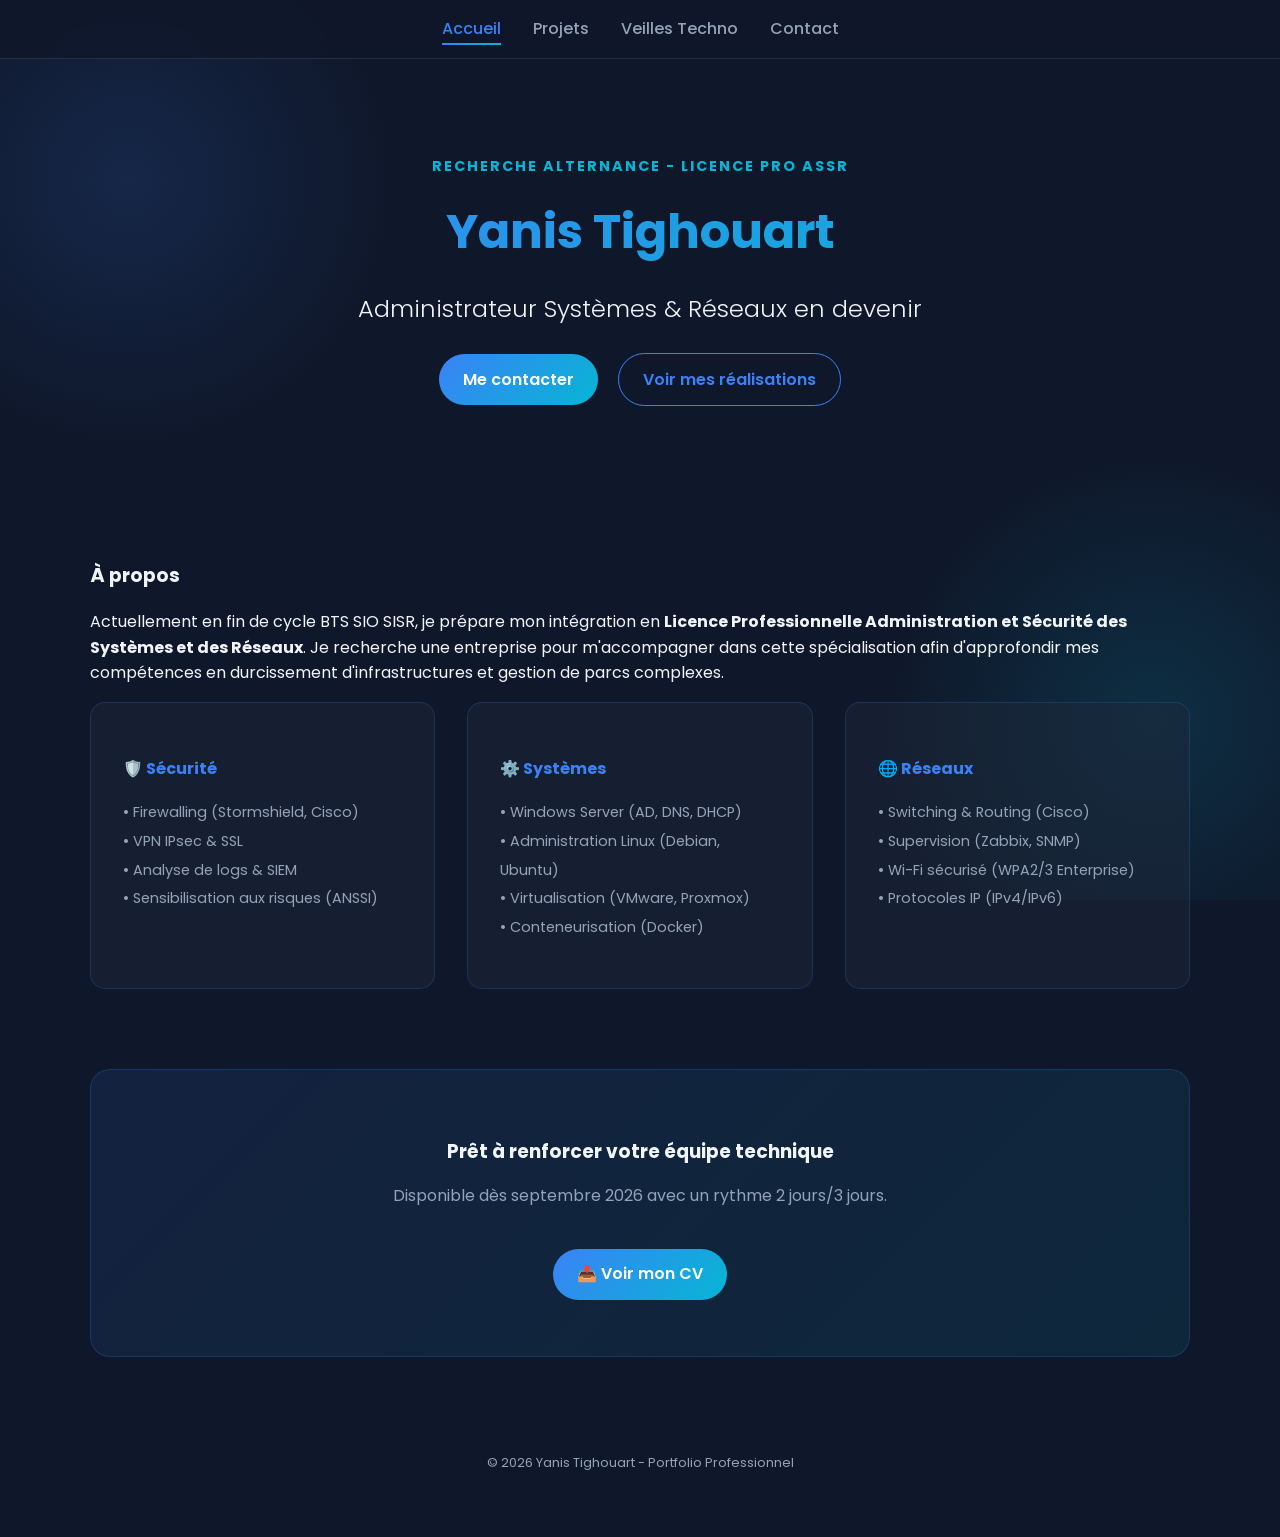
<file: index.html>
<!DOCTYPE html>
<html lang="fr">
<head>
    <meta charset="UTF-8">
    <meta name="viewport" content="width=device-width, initial-scale=1.0">
    <title>Yanis Tighouart - Alternance Administration & Sécurité</title>
    <link rel="stylesheet" href="style.css">
</head>
<body>

    <nav>
        <ul>
            <li><a href="index.html" class="active">Accueil</a></li>
            <li><a href="projets.html">Projets</a></li>
            <li><a href="veille.html">Veilles Techno</a></li>
            <li><a href="contact.html">Contact</a></li>
        </ul>
    </nav>

    <header class="hero-minimal">
        <div class="container">
            <span class="tagline" style="color: var(--accent); font-weight: bold;">RECHERCHE ALTERNANCE - LICENCE PRO ASSR</span>
            <h1>Yanis Tighouart</h1>
            <div class="separator"></div>
            <h2>Administrateur Systèmes & Réseaux en devenir</h2>
            
            <div class="hero-btns">
                <a href="contact.html" class="btn-main">Me contacter</a>
                <a href="projets.html" class="btn-sub">Voir mes réalisations</a>
            </div>
        </div>
    </header>

    <div class="container">
        
        <section class="about-section">
            <h3 class="section-title">À propos</h3>
            <p>
                Actuellement en fin de cycle BTS SIO SISR, je prépare mon intégration en <strong>Licence Professionnelle Administration et Sécurité des Systèmes et des Réseaux</strong>. 
                Je recherche une entreprise pour m'accompagner dans cette spécialisation afin d'approfondir mes compétences en durcissement d'infrastructures et gestion de parcs complexes.
            </p>
        </section>

        <section class="skills-grid" style="display: grid; grid-template-columns: repeat(auto-fit, minmax(250px, 1fr)); gap: 2rem; margin-bottom: 5rem;">
            <div class="skill-card" style="background: rgba(30, 41, 59, 0.5); padding: 2rem; border-radius: 15px; border: 1px solid rgba(59, 130, 246, 0.2);">
                <h4 style="color: var(--primary); margin-bottom: 1rem;">🛡️ Sécurité</h4>
                <ul style="list-style: none; padding: 0; color: var(--text-dim); font-size: 0.9rem; line-height: 2;">
                    <li>• Firewalling (Stormshield, Cisco)</li>
                    <li>• VPN IPsec & SSL</li>
                    <li>• Analyse de logs & SIEM</li>
                    <li>• Sensibilisation aux risques (ANSSI)</li>
                </ul>
            </div>

            <div class="skill-card" style="background: rgba(30, 41, 59, 0.5); padding: 2rem; border-radius: 15px; border: 1px solid rgba(59, 130, 246, 0.2);">
                <h4 style="color: var(--primary); margin-bottom: 1rem;">⚙️ Systèmes</h4>
                <ul style="list-style: none; padding: 0; color: var(--text-dim); font-size: 0.9rem; line-height: 2;">
                    <li>• Windows Server (AD, DNS, DHCP)</li>
                    <li>• Administration Linux (Debian, Ubuntu)</li>
                    <li>• Virtualisation (VMware, Proxmox)</li>
                    <li>• Conteneurisation (Docker)</li>
                </ul>
            </div>

            <div class="skill-card" style="background: rgba(30, 41, 59, 0.5); padding: 2rem; border-radius: 15px; border: 1px solid rgba(59, 130, 246, 0.2);">
                <h4 style="color: var(--primary); margin-bottom: 1rem;">🌐 Réseaux</h4>
                <ul style="list-style: none; padding: 0; color: var(--text-dim); font-size: 0.9rem; line-height: 2;">
                    <li>• Switching & Routing (Cisco)</li>
                    <li>• Supervision (Zabbix, SNMP)</li>
                    <li>• Wi-Fi sécurisé (WPA2/3 Enterprise)</li>
                    <li>• Protocoles IP (IPv4/IPv6)</li>
                </ul>
            </div>
        </section>

        <div style="text-align: center; background: linear-gradient(135deg, rgba(59, 130, 246, 0.1), rgba(6, 182, 212, 0.1)); padding: 3rem; border-radius: 20px; border: 1px solid rgba(59, 130, 246, 0.2);">
            <h3 style="margin-bottom: 1rem;">Prêt à renforcer votre équipe technique</h3>
            <p style="color: var(--text-dim); margin-bottom: 2rem;">Disponible dès septembre 2026 avec un rythme 2 jours/3 jours.</p>
            <a href="cv.pdf" target="_blank" class="btn-main">📥 Voir mon CV</a>
        </div>
    </div>

    <footer style="text-align: center; padding: 4rem 0; color: var(--text-dim); font-size: 0.8rem;">
        &copy; 2026 Yanis Tighouart - Portfolio Professionnel
    </footer>

</body>
</html>
</file>
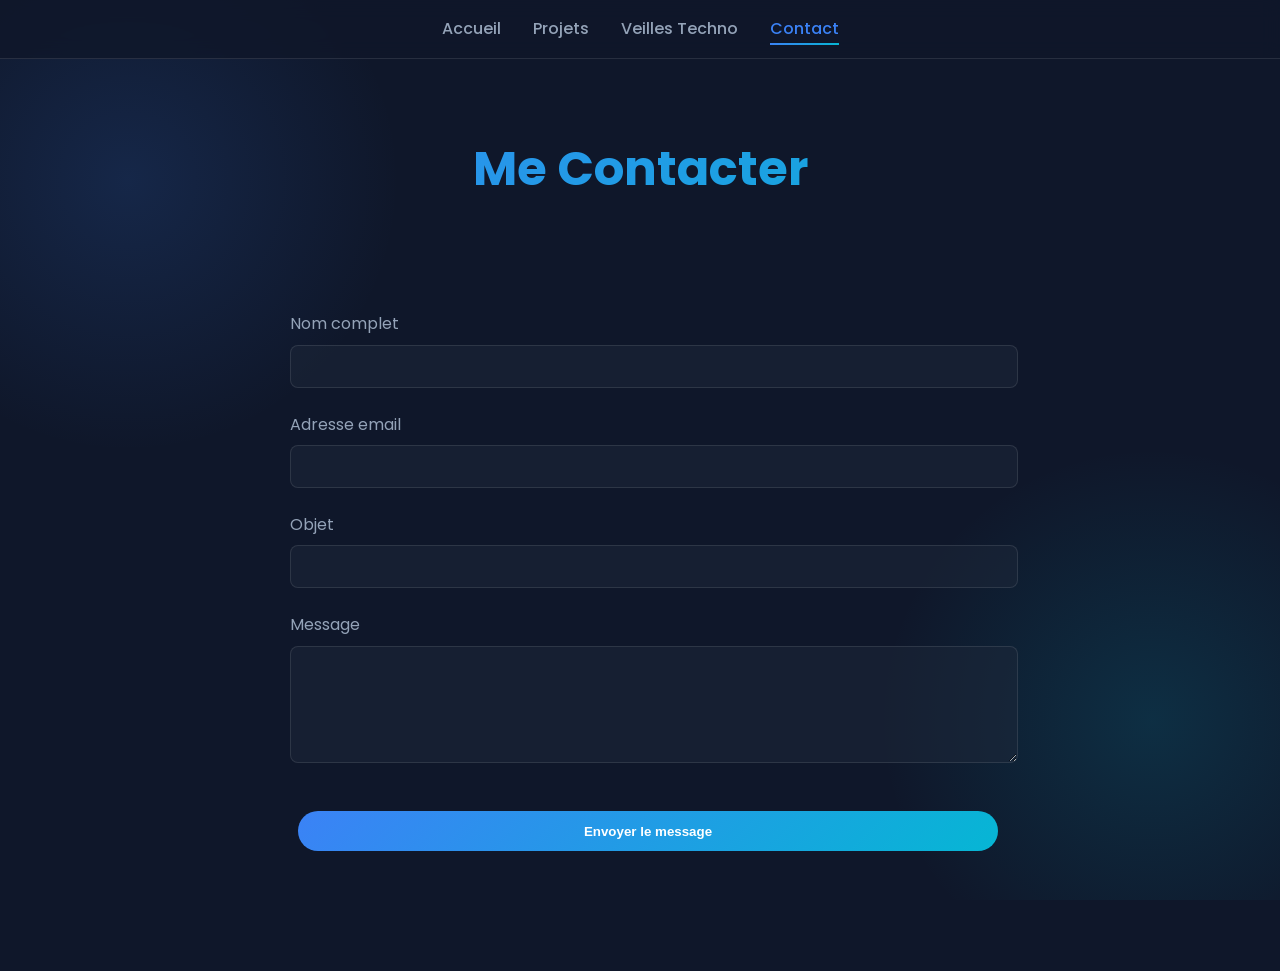
<file: contact.html>
<!DOCTYPE html>
<html lang="fr">
<head>
    <meta charset="UTF-8">
    <meta name="viewport" content="width=device-width, initial-scale=1.0">
    <title>Yanis Tighouart - Portfolio</title>
    <link rel="stylesheet" href="style.css">
</head>
<body>

    <nav>
        <ul>
            <li><a href="index.html">Accueil</a></li>
            <li><a href="projets.html">Projets</a></li>
            <li><a href="veille.html">Veilles Techno</a></li>
            <li><a href="contact.html" class="active">Contact</a></li>
        </ul>
    </nav>

    <header class="hero">
        <h1>Me Contacter</h1>
    </header>

    <div class="container">
        <section class="contact-section" style="max-width: 700px; margin: 0 auto; padding-bottom: 5rem;">
            <form action="https://formspree.io/f/xnjlgkry" method="POST">
                <div style="margin-bottom: 1.5rem;">
                    <label style="display: block; margin-bottom: 0.5rem; color: var(--text-dim);">Nom complet</label>
                    <input type="text" name="name" required style="width: 100%; padding: 0.8rem; border-radius: 8px; border: 1px solid rgba(255,255,255,0.1); background: rgba(30, 41, 59, 0.5); color: white;">
                </div>

                <div style="margin-bottom: 1.5rem;">
                    <label style="display: block; margin-bottom: 0.5rem; color: var(--text-dim);">Adresse email</label>
                    <input type="email" name="email" required style="width: 100%; padding: 0.8rem; border-radius: 8px; border: 1px solid rgba(255,255,255,0.1); background: rgba(30, 41, 59, 0.5); color: white;">
                </div>

                <div style="margin-bottom: 1.5rem;">
                    <label style="display: block; margin-bottom: 0.5rem; color: var(--text-dim);">Objet</label>
                    <input type="text" name="subject" required style="width: 100%; padding: 0.8rem; border-radius: 8px; border: 1px solid rgba(255,255,255,0.1); background: rgba(30, 41, 59, 0.5); color: white;">
                </div>

                <div style="margin-bottom: 2rem;">
                    <label style="display: block; margin-bottom: 0.5rem; color: var(--text-dim);">Message</label>
                    <textarea name="message" rows="6" required style="width: 100%; padding: 0.8rem; border-radius: 8px; border: 1px solid rgba(255,255,255,0.1); background: rgba(30, 41, 59, 0.5); color: white; resize: vertical;"></textarea>
                </div>

                <button type="submit" class="btn-main" style="width: 100%; cursor: pointer; border: none;">Envoyer le message</button>
            </form>
        </section>
    </div>

</body>
</html>
</file>
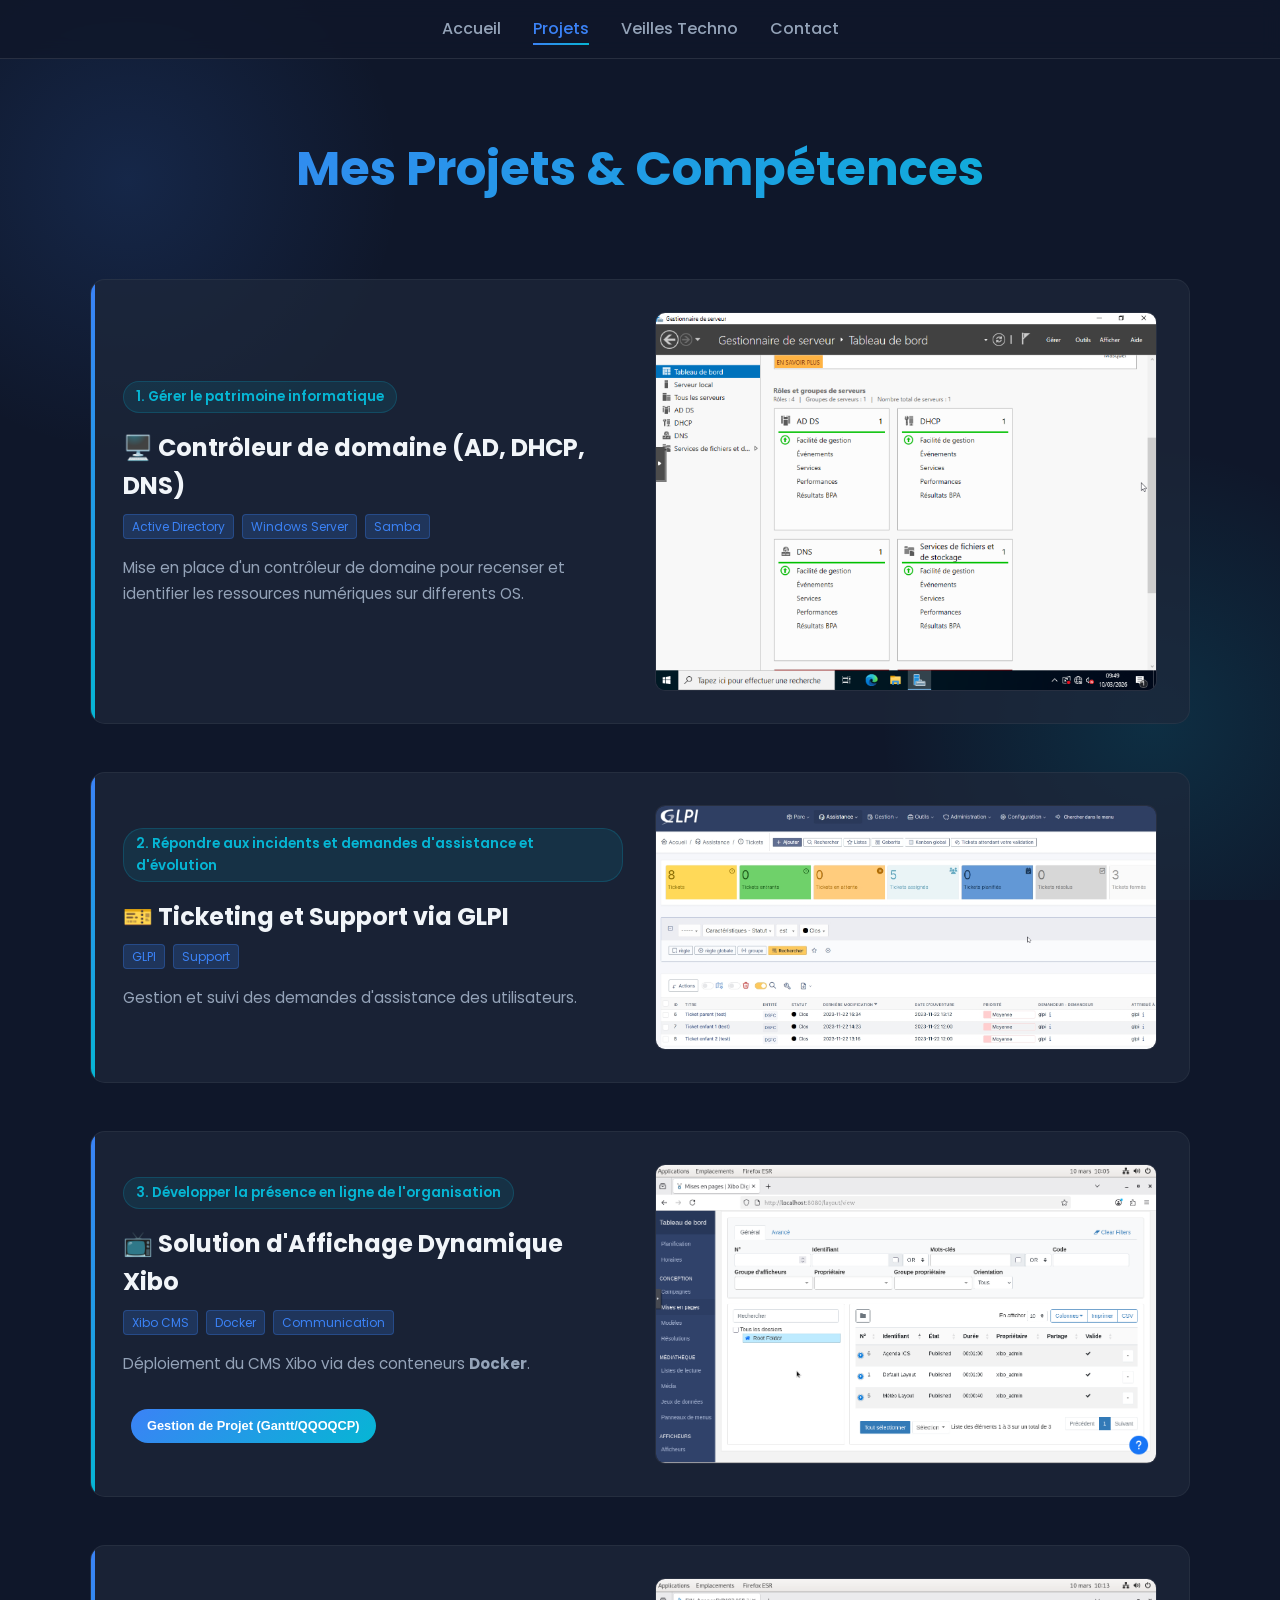
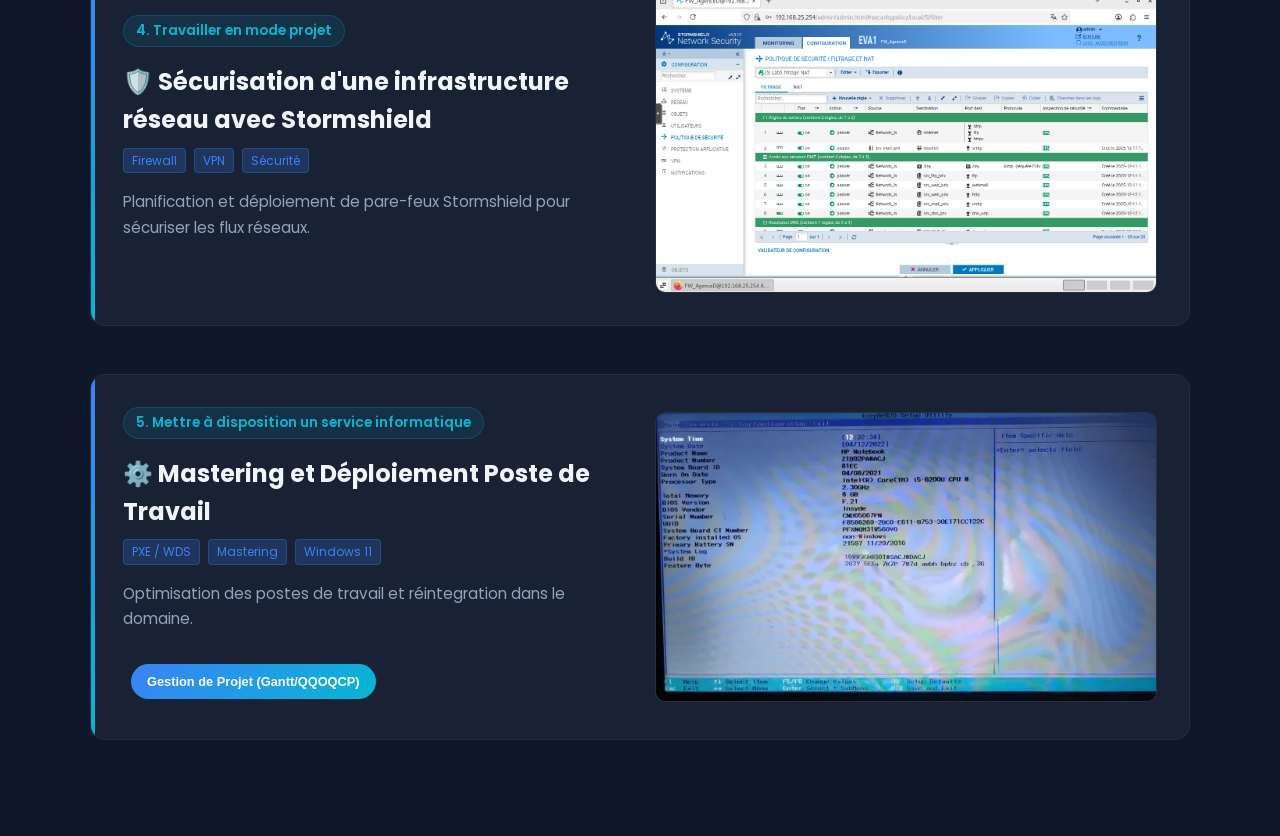
<file: projets.html>
<!DOCTYPE html>
<html lang="fr">
<head>
    <meta charset="UTF-8">
    <meta name="viewport" content="width=device-width, initial-scale=1.0">
    <title>Projets & Compétences - Yanis Tighouart</title>
    <link rel="stylesheet" href="style.css">
    <link href="https://fonts.googleapis.com/css2?family=Poppins:wght@300;400;600;700&display=swap" rel="stylesheet">
    <style>
        .competence-list { display: flex; flex-direction: column; gap: 3rem; margin-top: 2rem; padding-bottom: 4rem; }
        .project-card { background: rgba(30, 41, 59, 0.7); border: 1px solid rgba(255,255,255,0.05); border-radius: 15px; padding: 2rem; transition: transform 0.3s, border-color 0.3s, box-shadow 0.3s; position: relative; overflow: hidden; scroll-margin-top: 100px; }
        .project-card:hover { transform: translateY(-5px); border-color: #3b82f6; box-shadow: 0 10px 30px rgba(0,0,0,0.3); }
        .project-card::before { content: ''; position: absolute; top: 0; left: 0; width: 4px; height: 100%; background: linear-gradient(to bottom, #3b82f6, #06b6d4); }
        .project-content { display: flex; gap: 2rem; align-items: center; flex-wrap: wrap; }
        .project-text { flex: 1; min-width: 300px; }
        .project-image { flex: 1; min-width: 300px; border-radius: 10px; overflow: hidden; border: 1px solid rgba(255,255,255,0.1); background: #0f172a; }
        .project-image img { width: 100%; height: auto; display: block; }
        .competence-badge { display: inline-block; background: rgba(6, 182, 212, 0.1); color: #06b6d4; padding: 0.25rem 0.75rem; border-radius: 20px; font-size: 0.85rem; font-weight: 600; margin-bottom: 1rem; border: 1px solid rgba(6, 182, 212, 0.2); }
        .tech-stack { margin-bottom: 1rem; display: flex; gap: 0.5rem; flex-wrap: wrap; }
        .tech-tag { background: rgba(59, 130, 246, 0.2); color: #3b82f6; font-size: 0.75rem; padding: 2px 8px; border-radius: 4px; border: 1px solid rgba(59, 130, 246, 0.3); }
        .project-title { color: #f1f5f9; font-size: 1.5rem; margin: 0 0 0.5rem 0; font-weight: 700; }
        .description { color: #94a3b8; font-size: 0.95rem; line-height: 1.7; margin-top: 1rem; }

        /* Styles des Modales */
        .modal { display: none; position: fixed; z-index: 2000; left: 0; top: 0; width: 100%; height: 100%; background-color: rgba(0,0,0,0.8); backdrop-filter: blur(5px); }
        .modal-content { background-color: #1e293b; margin: 5% auto; padding: 2rem; border: 1px solid #3b82f6; border-radius: 15px; width: 80%; max-width: 800px; color: white; position: relative; max-height: 80vh; overflow-y: auto; }
        .close-modal { color: #94a3b8; float: right; font-size: 28px; font-weight: bold; cursor: pointer; }
        .close-modal:hover { color: #3b82f6; }
        .modal-table { width: 100%; border-collapse: collapse; margin-top: 1rem; margin-bottom: 2rem; }
        .modal-table th, .modal-table td { border: 1px solid rgba(255,255,255,0.1); padding: 10px; text-align: left; font-size: 0.9rem; }
        .modal-table th { background: rgba(59, 130, 246, 0.2); color: #3b82f6; }
        
        @media (max-width: 768px) { .project-content { flex-direction: column; } .modal-content { width: 95%; margin: 10% auto; } }
    </style>
</head>
<body>

    <nav>
        <ul>
            <li><a href="index.html">Accueil</a></li>
            <li><a href="projets.html" class="active">Projets</a></li>
            <li><a href="veille.html">Veilles Techno</a></li>
            <li><a href="contact.html">Contact</a></li>
        </ul>
    </nav>

    <div class="container">
        <header style="padding: 2rem 0; text-align: center;">
            <h1>Mes Projets & Compétences</h1>
        </header>

        <div class="competence-list">
            
            <article class="project-card" id="patrimoine">
                <div class="project-content">
                    <div class="project-text">
                        <span class="competence-badge">1. Gérer le patrimoine informatique</span>
                        <h2 class="project-title">🖥️ Contrôleur de domaine (AD, DHCP, DNS)</h2>
                        <div class="tech-stack"><span class="tech-tag">Active Directory</span><span class="tech-tag">Windows Server</span><span class="tech-tag">Samba</span></div>
                        <p class="description">Mise en place d'un contrôleur de domaine pour recenser et identifier les ressources numériques sur differents OS.</p>
                    </div>
                    <div class="project-image"><img src="images/ad-server.png" alt="Capture AD" onerror="this.src='https://via.placeholder.com/400x250?text=Windows+Server+AD'"></div>
                </div>
            </article>

            <article class="project-card" id="incidents">
                <div class="project-content">
                    <div class="project-text">
                        <span class="competence-badge">2. Répondre aux incidents et demandes d'assistance et d'évolution</span>
                        <h2 class="project-title">🎫 Ticketing et Support via GLPI</h2>
                        <div class="tech-stack"><span class="tech-tag">GLPI</span><span class="tech-tag">Support</span></div>
                        <p class="description">Gestion et suivi des demandes d'assistance des utilisateurs.</p>
                    </div>
                    <div class="project-image"><img src="images/glpi-dash.png" alt="Capture GLPI" onerror="this.src='https://via.placeholder.com/400x250?text=Gestion+GLPI'"></div>
                </div>
            </article>

            <article class="project-card" id="presence">
                <div class="project-content">
                    <div class="project-text">
                        <span class="competence-badge">3. Développer la présence en ligne de l'organisation</span>
                        <h2 class="project-title">📺 Solution d'Affichage Dynamique Xibo</h2>
                        <div class="tech-stack"><span class="tech-tag">Xibo CMS</span><span class="tech-tag">Docker</span><span class="tech-tag">Communication</span></div>
                        <p class="description">Déploiement du CMS Xibo via des conteneurs <strong>Docker</strong>.</p>
                        <div style="margin-top: 1.5rem; display: flex; gap: 10px;">
                            <button onclick="openModal('modalXibo')" class="btn-main" style="font-size: 0.8rem; padding: 0.6rem 1rem; border:none; cursor:pointer;">Gestion de Projet (Gantt/QQOQCP)</button>
                        </div>
                    </div>
                    <div class="project-image"><img src="images/xibo-docker.png" alt="Capture Xibo" onerror="this.src='https://via.placeholder.com/400x250?text=Affichage+Xibo'"></div>
                </div>
            </article>

            <article class="project-card" id="modeprojet">
                <div class="project-content">
                    <div class="project-text">
                        <span class="competence-badge">4. Travailler en mode projet</span>
                        <h2 class="project-title">🛡️ Sécurisation d'une infrastructure réseau avec Stormshield</h2>
                        <div class="tech-stack"><span class="tech-tag">Firewall</span><span class="tech-tag">VPN</span><span class="tech-tag">Sécurité</span></div>
                        <p class="description">Planification et déploiement de pare-feux Stormshield pour sécuriser les flux réseaux.</p>
                    </div>
                    <div class="project-image"><img src="images/stormshield.png" alt="Capture Stormshield" onerror="this.src='https://via.placeholder.com/400x250?text=Projet+Stormshield'"></div>
                </div>
            </article>

            <article class="project-card" id="mastering">
                <div class="project-content">
                    <div class="project-text">
                        <span class="competence-badge">5. Mettre à disposition un service informatique</span>
                        <h2 class="project-title">⚙️ Mastering et Déploiement Poste de Travail</h2>
                        <div class="tech-stack"><span class="tech-tag">PXE / WDS</span><span class="tech-tag">Mastering</span><span class="tech-tag">Windows 11</span></div>
                        <p class="description">Optimisation des postes de travail et réintegration dans le domaine.</p>
                        <div style="margin-top: 1.5rem;">
                            <button onclick="openModal('modalMastering')" class="btn-main" style="font-size: 0.8rem; padding: 0.6rem 1rem; border:none; cursor:pointer;">Gestion de Projet (Gantt/QQOQCP)</button>
                        </div>
                    </div>
                    <div class="project-image"><img src="images/mastering.png" alt="Capture Mastering" onerror="this.src='https://via.placeholder.com/400x250?text=Mastering+Système'"></div>
                </div>
            </article>
        </div>
    </div>

    <div id="modalXibo" class="modal">
        <div class="modal-content">
            <span class="close-modal" onclick="closeModal('modalXibo')">&times;</span>
            <h2 style="color: #3b82f6;">📊 Analyse & Planification : Projet Xibo</h2>
            <hr style="border: 0.5px solid rgba(255,255,255,0.1); margin: 1rem 0;">
            
            <h3>1. QQOQCP</h3>
            <table class="modal-table">
                <tr><th>Quoi ?</th><td>Mise en place d'un CMS d'affichage dynamique multimédia.</td></tr>
                <tr><th>Qui ?</th><td>Technicien SISR pour le service Communication.</td></tr>
                <tr><th>Où ?</th><td>Serveur Linux interne (Conteneurs Docker).</td></tr>
                <tr><th>Quand ?</th><td>Projet de professionalisation durant l'année.</td></tr>
                <tr><th>Comment ?</th><td>Docker-Compose, déploiement SQL/CMS, configuration Players.</td></tr>
                <tr><th>Pourquoi ?</th><td>Centraliser et moderniser la communication interne d'une entreprise.</td></tr>
            </table>

            <h3>2. Diagramme de Gantt (Planning)</h3>
            <table class="modal-table">
                <thead><tr><th>Phase</th><th>Tâche</th><th>Durée</th></tr></thead>
                <tbody>
                    <tr><td>Étude</td><td>Analyse des besoins et formats média</td><td>2j</td></tr>
                    <tr><td>Install</td><td>Préparation hôte Docker / Linux</td><td>1j</td></tr>
                    <tr><td>Déploiement</td><td>Configuration docker-compose & Lancement</td><td>1j</td></tr>
                    <tr><td>Config</td><td>Création des Layouts et Bibliothèque</td><td>2j</td></tr>
                    <tr><td>Tests</td><td>Validation de la diffusion sur écran test</td><td>2j</td></tr>
                    <tr><td>Doc</td><td>Rédaction du tutoriel technique PDF</td><td>2j</td></tr>
                </tbody>
            </table>
        </div>
    </div>

    <div id="modalMastering" class="modal">
        <div class="modal-content">
            <span class="close-modal" onclick="closeModal('modalMastering')">&times;</span>
            <h2 style="color: #3b82f6;">📊 Analyse & Planification : Projet Mastering</h2>
            <hr style="border: 0.5px solid rgba(255,255,255,0.1); margin: 1rem 0;">
            
            <h3>1. QQOQCP</h3>
            <table class="modal-table">
                <tr><th>Quoi ?</th><td>Création d'une image Windows standardisée et automatisée.</td></tr>
                <tr><th>Qui ?</th><td>Gestionnaire de parc pour le support technique.</td></tr>
                <tr><th>Où ?</th><td>Machines Windows des utilisateurs.</td></tr>
                <tr><th>Quand ?</th><td>Projet de stage.</td></tr>
                <tr><th>Comment ?</th><td>Sauvegarde des données utilisateurs, mise à jour et mise en place des GPO.</td></tr>
                <tr><th>Pourquoi ?</th><td>Mettre à jour les machines obsolètes et garantir un parc homogène.</td></tr>
            </table>

            <h3>2. Diagramme de Gantt (Planning)</h3>
            <table class="modal-table">
                <thead><tr><th>Phase</th><th>Tâche</th><th>Durée</th></tr></thead>
                <tbody>
                    <tr><td>Préparation</td><td>Contact avec les utilisateurs et préparation d'un rendez-vous</td><td>1j</td></tr>
                    <tr><td>Serveur</td><td>S'assurer de la sauvegarde complète des données</td><td>1j</td></tr>
                    <tr><td>Drivers</td><td>Intsallation de W11 et réintégration au domaine</td><td>1j</td></tr>
                    <tr><td>Tests</td><td>Déploiement des GPO</td><td>2j</td></tr>
                    <tr><td>Final</td><td>Mise en production et validation du service</td><td>1j</td></tr>
                </tbody>
            </table>
        </div>
    </div>

    <script>
        function openModal(id) { document.getElementById(id).style.display = "block"; }
        function closeModal(id) { document.getElementById(id).style.display = "none"; }
        window.onclick = function(event) {
            if (event.target.className === 'modal') { event.target.style.display = "none"; }
        }
    </script>

</body>
</html>
</file>
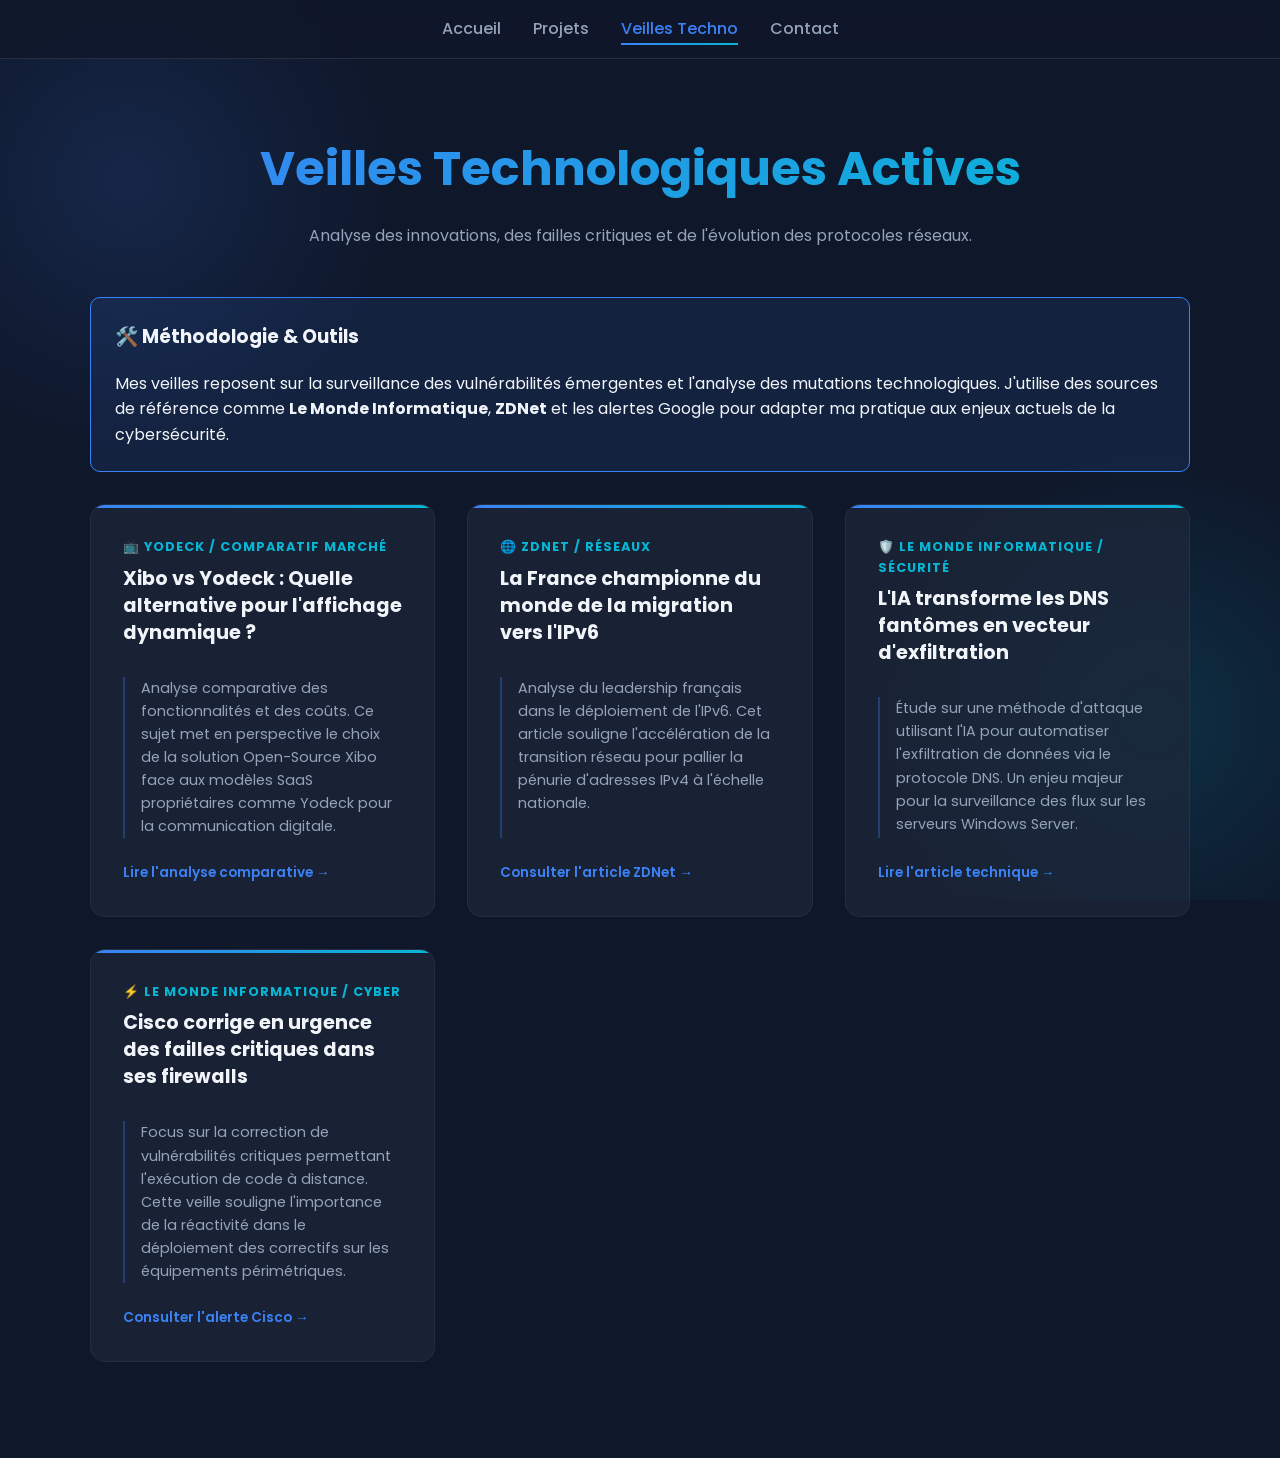
<file: veille.html>
<!DOCTYPE html>
<html lang="fr">
<head>
    <meta charset="UTF-8">
    <meta name="viewport" content="width=device-width, initial-scale=1.0">
    <title>Veilles Technologiques - Yanis Tighouart</title>
    <link rel="stylesheet" href="style.css">
    <link href="https://fonts.googleapis.com/css2?family=Poppins:wght@300;400;600;700&display=swap" rel="stylesheet">
    <style>
        .articles-grid {
            display: grid;
            grid-template-columns: repeat(auto-fit, minmax(320px, 1fr));
            gap: 2rem;
            margin-top: 2rem;
            padding-bottom: 4rem;
        }
        
        .article-card {
            background: rgba(30, 41, 59, 0.7);
            border: 1px solid rgba(255,255,255,0.05);
            border-radius: 15px;
            padding: 2rem;
            transition: transform 0.3s, border-color 0.3s, box-shadow 0.3s;
            display: flex;
            flex-direction: column;
            position: relative;
            overflow: hidden;
            min-height: 280px;
        }

        .article-card:hover {
            transform: translateY(-5px);
            border-color: #3b82f6;
            box-shadow: 0 10px 30px rgba(0,0,0,0.3);
        }

        .article-card::after {
            content: '';
            position: absolute;
            top: 0; left: 0; width: 100%; height: 3px;
            background: linear-gradient(90deg, #3b82f6, #06b6d4);
        }

        .article-source {
            color: #06b6d4;
            font-size: 0.8rem;
            font-weight: 700;
            text-transform: uppercase;
            letter-spacing: 1px;
            margin-bottom: 0.5rem;
        }

        .article-title {
            color: #f1f5f9;
            font-size: 1.2rem;
            margin: 0 0 1rem 0;
            font-weight: 700;
            line-height: 1.4;
        }

        .article-excerpt {
            color: #94a3b8;
            font-size: 0.9rem;
            margin-bottom: 1.5rem;
            border-left: 2px solid rgba(59, 130, 246, 0.3);
            padding-left: 1rem;
            flex-grow: 1;
        }

        .read-more {
            color: #3b82f6;
            text-decoration: none;
            font-weight: 600;
            font-size: 0.85rem;
            margin-top: auto;
            display: inline-flex;
            align-items: center;
            gap: 5px;
        }

        .read-more:hover {
            text-decoration: underline;
        }

        .methodology-box {
            background: rgba(59, 130, 246, 0.1);
            border: 1px solid #3b82f6;
            padding: 1.5rem;
            border-radius: 10px;
            margin-bottom: 2rem;
            color: #f1f5f9;
        }
    </style>
</head>
<body>

    <nav>
        <ul>
            <li><a href="index.html">Accueil</a></li>
            <li><a href="projets.html">Projets</a></li>
            <li><a href="veille.html" class="active">Veilles Techno</a></li>
            <li><a href="contact.html">Contact</a></li>
        </ul>
    </nav>

    <div class="container">
        <header style="padding: 2rem 0; text-align: center;">
            <h1>Veilles Technologiques Actives</h1>
            <p style="color: #94a3b8;">Analyse des innovations, des failles critiques et de l'évolution des protocoles réseaux.</p>
        </header>

        <div class="methodology-box">
            <h3 style="margin-top: 0;">🛠️ Méthodologie & Outils</h3>
            <p style="margin-bottom: 0;">Mes veilles reposent sur la surveillance des vulnérabilités émergentes et l'analyse des mutations technologiques. J'utilise des sources de référence comme <strong>Le Monde Informatique</strong>, <strong>ZDNet</strong> et les alertes Google pour adapter ma pratique aux enjeux actuels de la cybersécurité.</p>
        </div>

        <div class="articles-grid">
            
            <article class="article-card">
                <span class="article-source">📺 Yodeck / Comparatif Marché</span>
                <h2 class="article-title">Xibo vs Yodeck : Quelle alternative pour l'affichage dynamique ?</h2>
                <p class="article-excerpt">Analyse comparative des fonctionnalités et des coûts. Ce sujet met en perspective le choix de la solution Open-Source Xibo face aux modèles SaaS propriétaires comme Yodeck pour la communication digitale.</p>
                <a href="https://www.yodeck.com/the-professional-affordable-xibo-alternative/" target="_blank" class="read-more">Lire l'analyse comparative →</a>
            </article>

            <article class="article-card">
                <span class="article-source">🌐 ZDNet / Réseaux</span>
                <h2 class="article-title">La France championne du monde de la migration vers l'IPv6</h2>
                <p class="article-excerpt">Analyse du leadership français dans le déploiement de l'IPv6. Cet article souligne l'accélération de la transition réseau pour pallier la pénurie d'adresses IPv4 à l'échelle nationale.</p>
                <a href="https://www.zdnet.fr/actualites/la-france-championne-du-monde-de-la-migration-vers-lipv6-478703.htm" target="_blank" class="read-more">Consulter l'article ZDNet →</a>
            </article>

            <article class="article-card">
                <span class="article-source">🛡️ Le Monde Informatique / Sécurité</span>
                <h2 class="article-title">L'IA transforme les DNS fantômes en vecteur d'exfiltration</h2>
                <p class="article-excerpt">Étude sur une méthode d'attaque utilisant l'IA pour automatiser l'exfiltration de données via le protocole DNS. Un enjeu majeur pour la surveillance des flux sur les serveurs Windows Server.</p>
                <a href="https://www.lemondeinformatique.fr/actualites/lire-l-ia-transforme-les-dns-fantomes-en-vecteur-d-exfiltration-de-donnees-99572.html" target="_blank" class="read-more">Lire l'article technique →</a>
            </article>

            <article class="article-card">
                <span class="article-source">⚡ Le Monde Informatique / Cyber</span>
                <h2 class="article-title">Cisco corrige en urgence des failles critiques dans ses firewalls</h2>
                <p class="article-excerpt">Focus sur la correction de vulnérabilités critiques permettant l'exécution de code à distance. Cette veille souligne l'importance de la réactivité dans le déploiement des correctifs sur les équipements périmétriques.</p>
                <a href="https://www.lemondeinformatique.fr/actualites/lire-cisco-corrige-en-urgence-des-failles-critiques-dans-ses-pare-feux-99559.html" target="_blank" class="read-more">Consulter l'alerte Cisco →</a>
            </article>

        </div>
    </div>

</body>
</html>
</file>
<file: style.css>
/* style.css - Version Complète */
@import url('https://fonts.googleapis.com/css2?family=Poppins:wght@300;400;600;700&display=swap');

html {
    scroll-behavior: smooth; /* Permet une descente fluide lors du clic sur le tableau */
}

:root {
    --bg-dark: #0f172a;
    --bg-card: rgba(30, 41, 59, 0.7);
    --primary: #3b82f6;
    --accent: #06b6d4;
    --text-light: #f1f5f9;
    --text-dim: #94a3b8;
    --gradient: linear-gradient(135deg, #3b82f6 0%, #06b6d4 100%);
}

body {
    font-family: 'Poppins', sans-serif;
    background-color: var(--bg-dark);
    color: var(--text-light);
    margin: 0;
    padding: 0;
    line-height: 1.6;
    background-image: 
        radial-gradient(circle at 10% 20%, rgba(59, 130, 246, 0.15) 0%, transparent 20%),
        radial-gradient(circle at 90% 80%, rgba(6, 182, 212, 0.15) 0%, transparent 20%);
    background-attachment: fixed;
}

nav {
    background: rgba(15, 23, 42, 0.8);
    backdrop-filter: blur(10px);
    padding: 1rem;
    position: sticky;
    top: 0;
    z-index: 1000;
    border-bottom: 1px solid rgba(255,255,255,0.1);
}

nav ul { list-style: none; display: flex; justify-content: center; gap: 2rem; margin: 0; padding: 0; }
nav a { color: var(--text-dim); text-decoration: none; font-weight: 500; transition: all 0.3s ease; position: relative; }
nav a:hover, nav a.active { color: var(--primary); }
nav a::after { content: ''; position: absolute; width: 0; height: 2px; bottom: -5px; left: 0; background: var(--gradient); transition: width 0.3s; }
nav a:hover::after, nav a.active::after { width: 100%; }

header { text-align: center; padding: 4rem 1rem; animation: fadeIn 1s ease-out; }
.profile-img { width: 160px; height: 160px; border-radius: 50%; border: 4px solid transparent; background: linear-gradient(var(--bg-dark), var(--bg-dark)) padding-box, var(--gradient) border-box; object-fit: cover; box-shadow: 0 0 20px rgba(59, 130, 246, 0.5); }

h1 { font-size: 3rem; margin: 0.5rem 0; background: var(--gradient); -webkit-background-clip: text; -webkit-text-fill-color: transparent; font-weight: 700; }
h2 { color: var(--text-light); font-weight: 300; font-size: 1.5rem; margin-bottom: 1rem; }
.tagline { color: var(--accent); font-weight: 600; text-transform: uppercase; letter-spacing: 2px; font-size: 0.9rem; margin-bottom: 1rem; display: block; }

.container { max-width: 1100px; margin: 0 auto; padding: 2rem; }
.overview-grid { display: grid; grid-template-columns: repeat(auto-fit, minmax(250px, 1fr)); gap: 1.5rem; margin-bottom: 4rem; }
.overview-card { background: var(--bg-card); padding: 1.5rem; border-radius: 15px; border: 1px solid rgba(255,255,255,0.05); text-align: center; }

.table-container { background: #1e1e1e; border-radius: 10px; overflow: hidden; box-shadow: 0 10px 30px rgba(0,0,0,0.5); border: 1px solid #333; }
.terminal-header { background: #2d2d2d; padding: 10px 15px; display: flex; gap: 8px; border-bottom: 1px solid #333; }
.dot { width: 12px; height: 12px; border-radius: 50%; }
.red { background: #ff5f56; } .yellow { background: #ffbd2e; } .green { background: #27c93f; }
.terminal-title { color: #888; font-size: 0.8rem; margin-left: 10px; }

table { width: 100%; border-collapse: collapse; }
th, td { padding: 1.2rem; text-align: left; border-bottom: 1px solid #333; }
th { background-color: rgba(59, 130, 246, 0.1); color: var(--accent); text-transform: uppercase; font-size: 0.85rem; }
td { color: var(--text-dim); }

@keyframes fadeIn { from { opacity: 0; transform: translateY(20px); } to { opacity: 1; transform: translateY(0); } }
/* Boutons Hero */
.btn-main {
    background: var(--gradient);
    color: white;
    padding: 0.8rem 1.5rem;
    border-radius: 50px;
    text-decoration: none;
    font-weight: 600;
    transition: 0.3s;
    display: inline-block;
    margin: 0.5rem;
}

.btn-sub {
    border: 1px solid var(--primary);
    color: var(--primary);
    padding: 0.8rem 1.5rem;
    border-radius: 50px;
    text-decoration: none;
    font-weight: 600;
    transition: 0.3s;
    display: inline-block;
    margin: 0.5rem;
}

.btn-main:hover, .btn-sub:hover {
    transform: translateY(-3px);
    box-shadow: 0 5px 15px rgba(59, 130, 246, 0.3);
}

/* Styles pour les liens du tableau */
.table-link {
    color: var(--primary);
    text-decoration: none;
    font-weight: 600;
    position: relative;
    transition: 0.3s;
}

.table-link:hover {
    color: var(--accent);
}

/* Icônes dans les cartes */
.overview-card .icon {
    font-size: 2rem;
    margin-bottom: 1rem;
    display: block;
}

.overview-card h3 {
    margin-top: 0;
    color: var(--primary);
}
</file>
